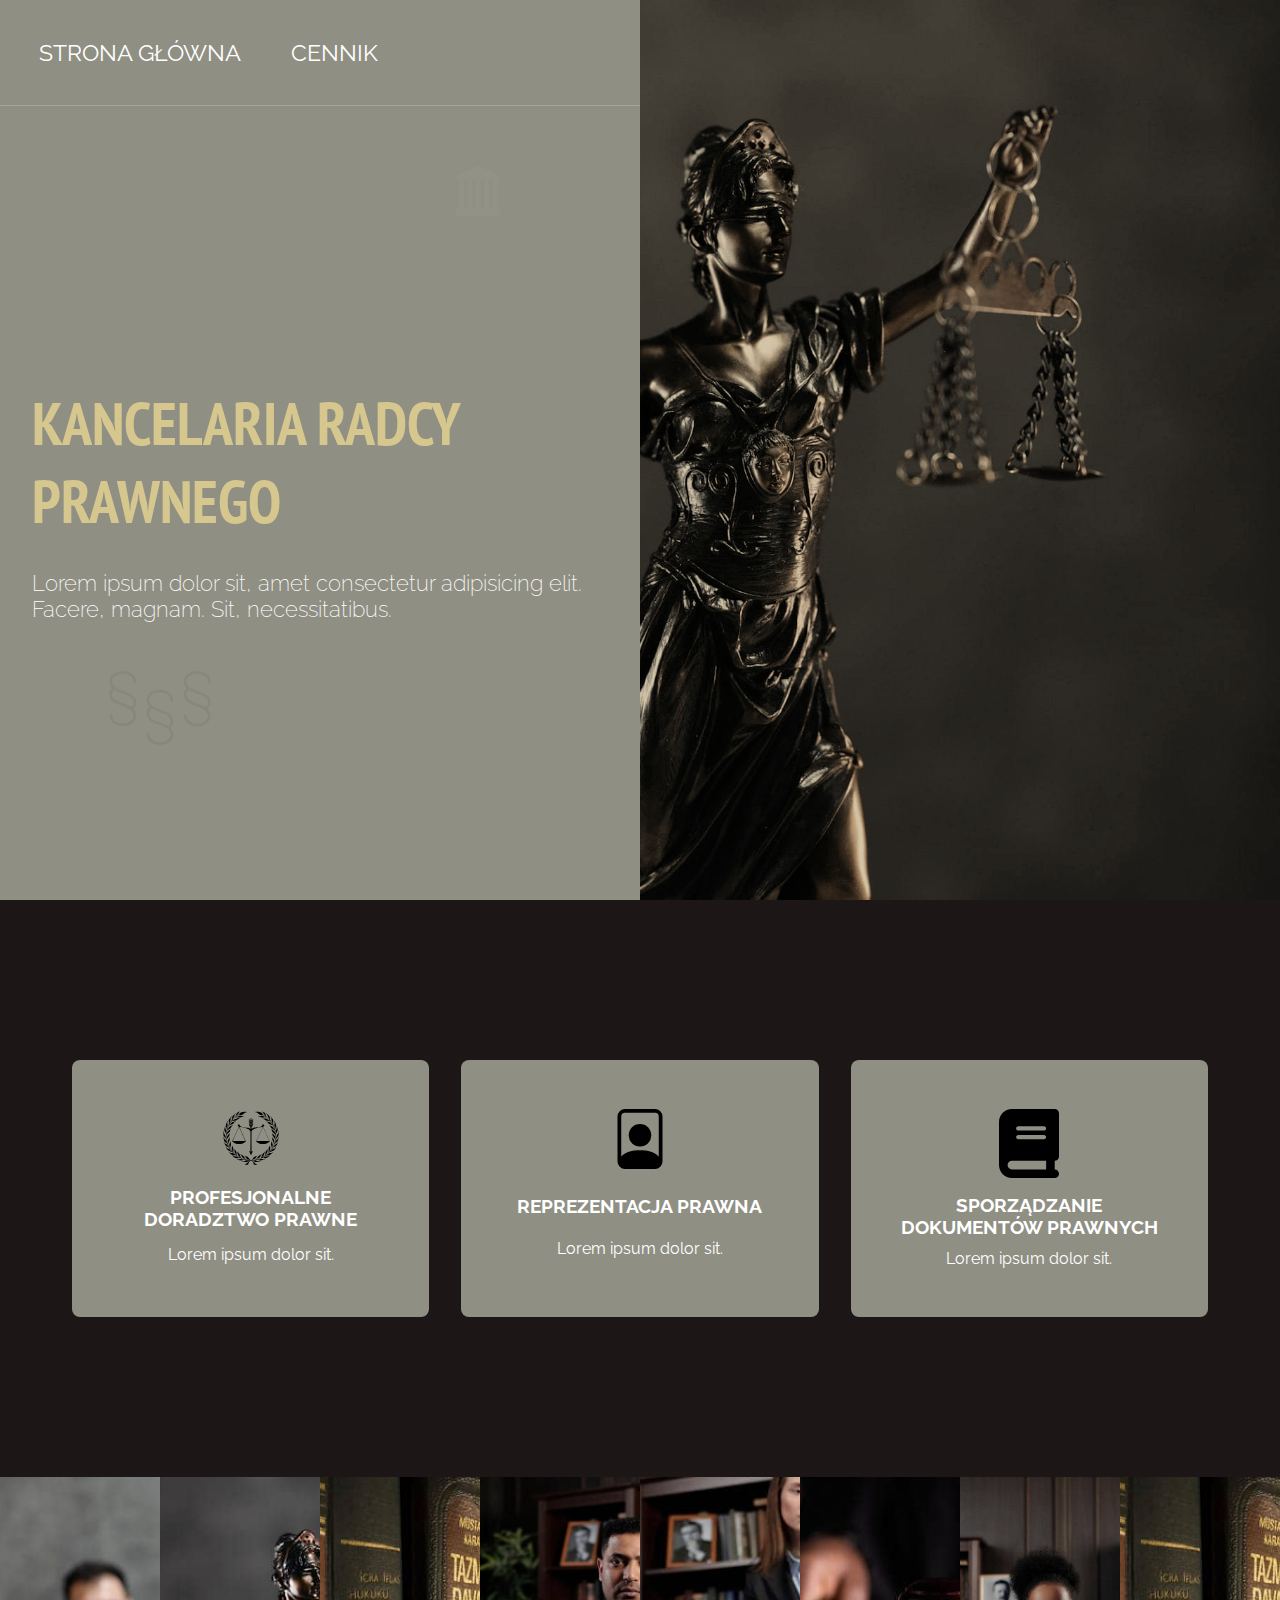
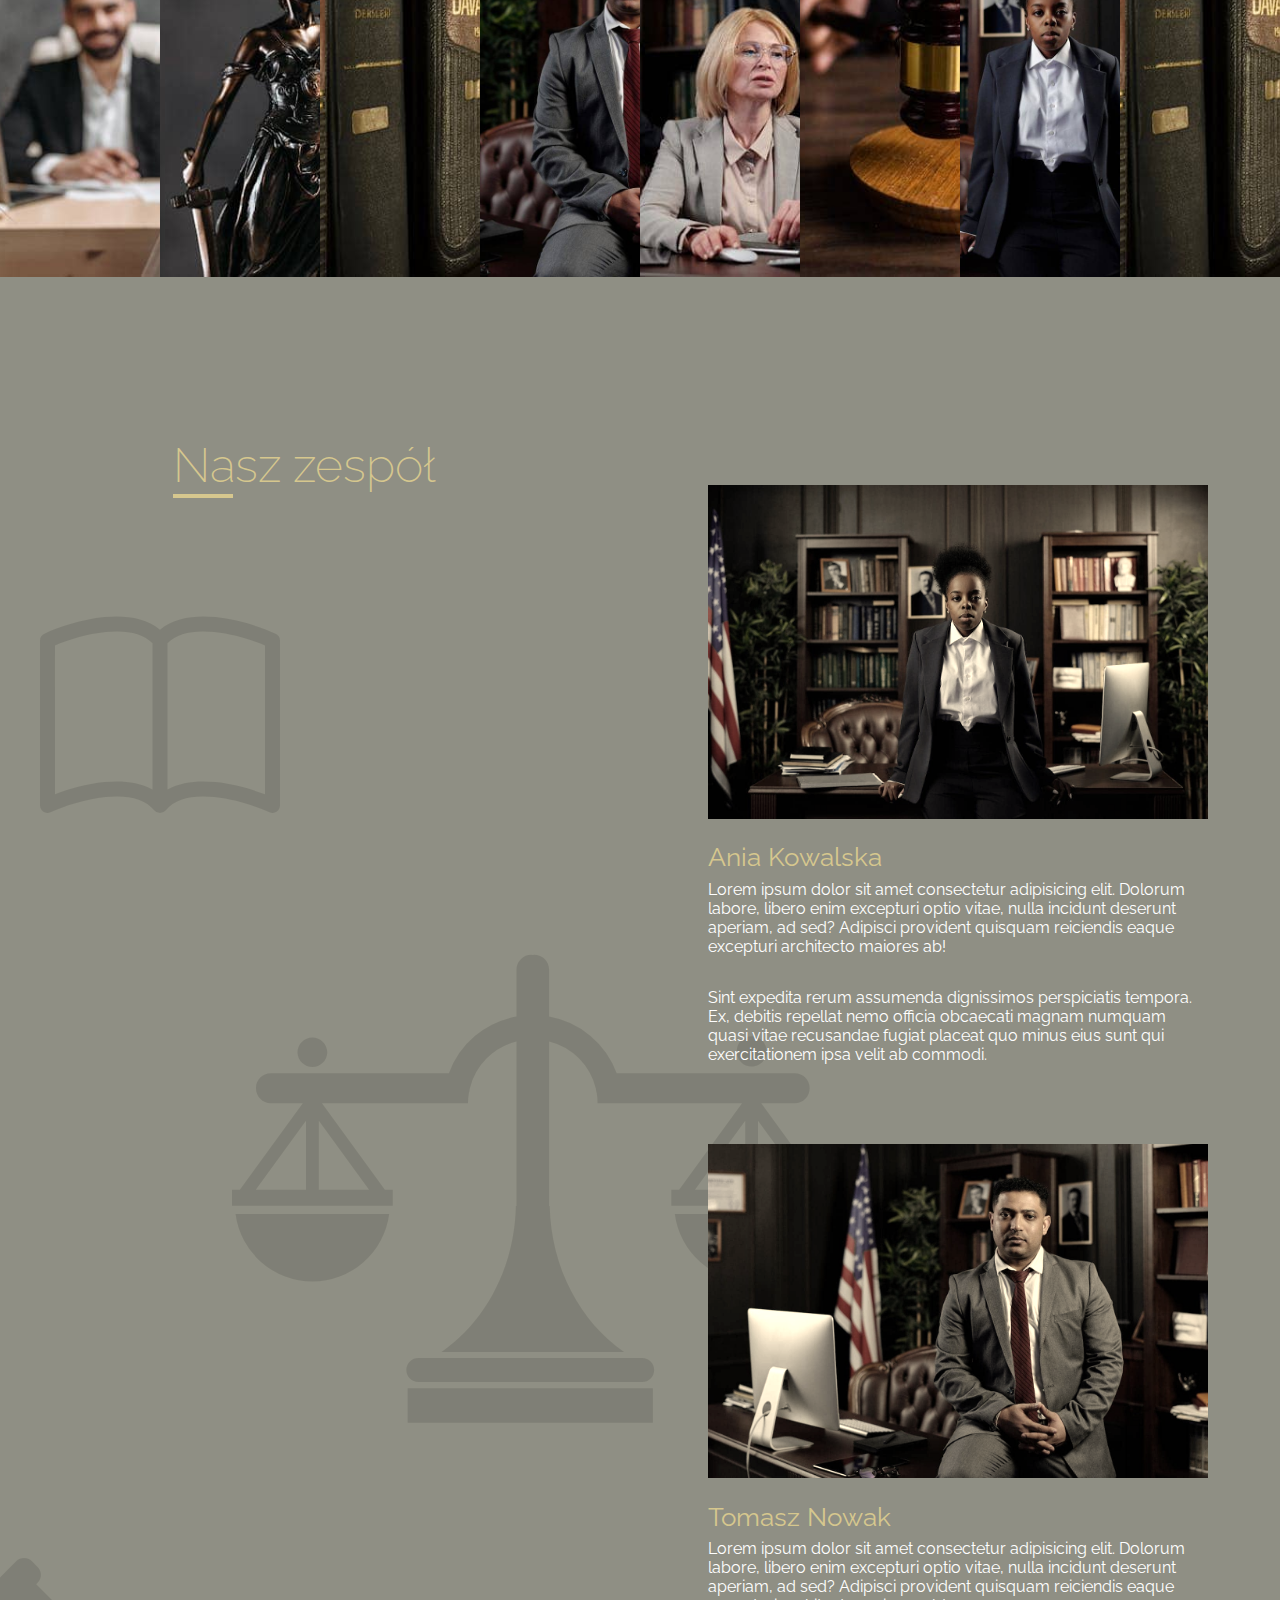
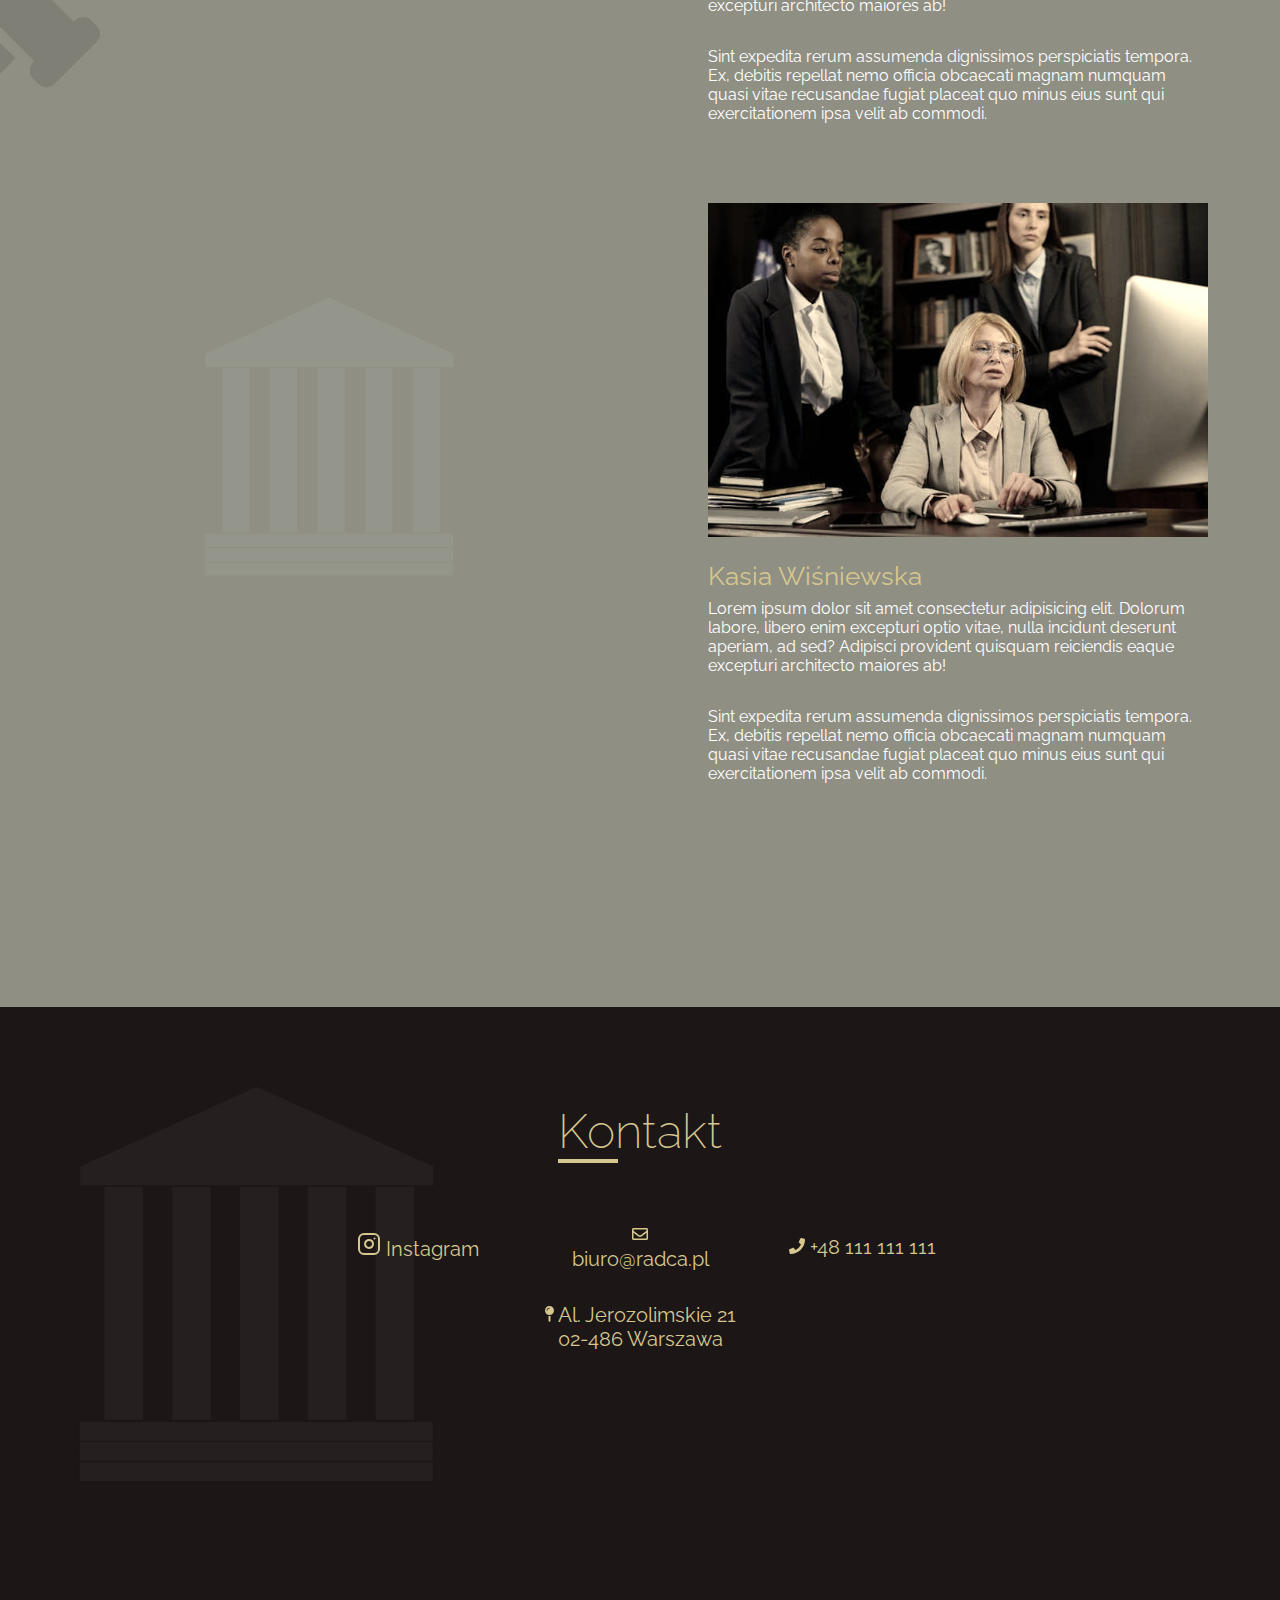
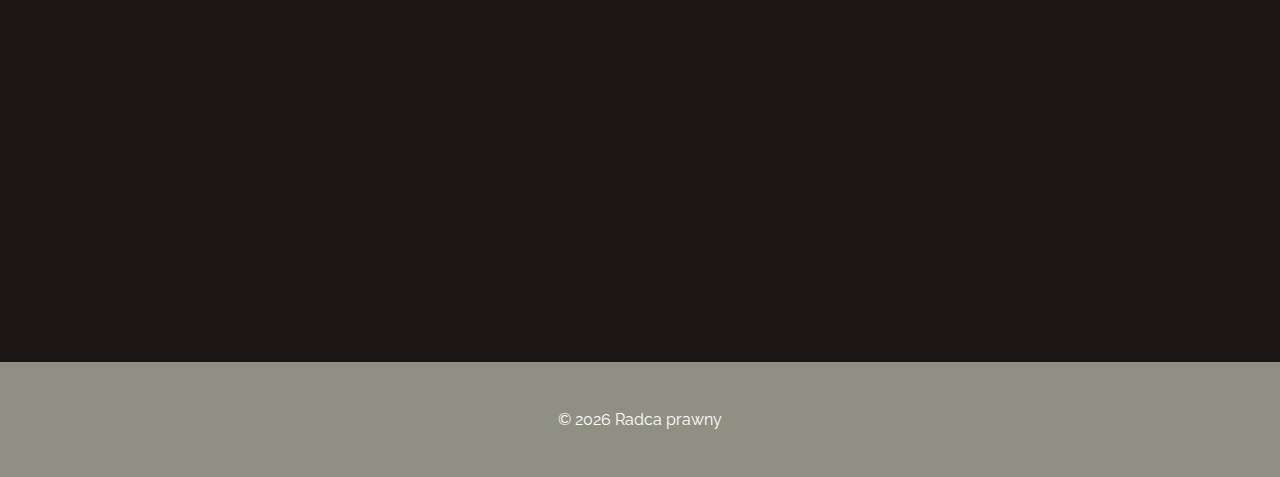
<file: index.html>
<!DOCTYPE html>
<html lang="en">
  <head>
    <meta charset="UTF-8" />
    <meta name="viewport" content="width=device-width, initial-scale=1.0" />
    <title>Radca Prawny</title>
    <link rel="preconnect" href="https://fonts.googleapis.com" />
    <link rel="preconnect" href="https://fonts.gstatic.com" crossorigin />
    <link
      href="https://fonts.googleapis.com/css2?family=PT+Sans+Narrow:wght@400;700&family=Raleway:wght@200;400;900&display=swap"
      rel="stylesheet" />
    <link rel="stylesheet" href="css/hamburger.css" />
    <link rel="stylesheet" href="css/main.css" />
  </head>

  <body>
    <header class="header">
      <button class="hamburger hamburger--spin" type="button">
        <span class="hamburger-box">
          <span class="hamburger-inner"></span>
        </span>
      </button>

      <nav class="nav nav-mobile">
        <a class="nav__link" href="#">Strona Główna</a>
        <a class="nav__link" href="cennik.html">Cennik</a>
        <!-- <a class="nav__link" href="https://www.facebook.com/" target="_blank">
              <img src="./img/icons/facebook.svg" alt="" /> Facebook</a
            > -->
        <!-- <a  class="nav__link" href="https://www.instagram.com/" target="_blank"
              ><img src="./img/icons/instagram.svg" alt="" /> Instagram
            </a> -->
            <a class="nav__link" href="mailto:biuro@radca.pl" target="_blank"
              ><img src="./img/icons/envelope-regular.svg" alt="" /> biuro@radca.pl
            </a>
        <a class="nav__link" href="tel:48111111111" target="_blank"
              ><img src="./img/icons/phone-solid.svg" alt="" /> +48 111 111
              111
            </a>
        
      </nav>
      <nav class="nav nav-desktop">
        <a class="nav__link" href="#">Strona Główna</a>
        <a class="nav__link" href="cennik.html">Cennik</a>
        
      </nav>

      <div class="header__text">
        <h1 class="company-name">KANCELARIA RADCY PRAWNEGO</h1>
        <p>
          Lorem ipsum dolor sit, amet consectetur adipisicing elit. Facere,
          magnam. Sit, necessitatibus.
        </p>
      </div>

      <div class="header__img">
        <div class="header__shadow"></div>
      </div>

     

      <img
        class="header__bg-icon-one"
        src="img/svg/arcticons--lawdroid-de.svg"
        alt="" />
      <img
        class="header__bg-icon-two"
        src="img/svg/courthouse-154150.svg"
        alt="" />
    </header>

    <main class="main">
      <section class="cards" id="cards">
        <div class="wrapper">
          <div class="cards__box">
            <div class="cards__card cards__card--one">
              <img src="img/svg/arrow-2029273.svg" alt="" />
              <h3>PROFESJONALNE DORADZTWO PRAWNE</h3>
              <p>Lorem ipsum dolor sit.</p>
            </div>
            <div class="cards__card cards__card--two">
              <img src="img/svg/bi--file-person.svg" alt="" />
              <h3>REPREZENTACJA PRAWNA</h3>
              <p>Lorem ipsum dolor sit.</p>
            </div>
            <div class="cards__card cards__card--three">
              <img src="img/svg/book-solid.svg" alt="" />
              <h3>SPORZĄDZANIE DOKUMENTÓW PRAWNYCH</h3>
              <p>Lorem ipsum dolor sit.</p>
            </div>
          </div>
        </div>
      </section>

      <section class="gallery">
        <img src="img/people1.jpg" alt="fryzura" />
        <img src="img/header2.jpg" alt="fryzura" />
        <img src="img/header3.jpg" alt="fryzura" />
        <img src="img/man.jpg" alt="fryzura" />
        <img src="img/people.jpg" alt="fryzura" />
        <img src="img/header.jpg" alt="fryzura" />
        <img src="img/woman.jpg" alt="fryzura" />
        <img src="img/header3.jpg" alt="fryzura" />
      </section>


        <section class="info wrapper" id="invest">
          <div class="info__title">
            <h2 class="section-title">Nasz zespół</h2>
          </div>

          <div class="info__boxes">
            <div class="info__box">
              <img
                src="img/woman.jpg"
                alt="fryzjerka Ania"
                class="info__box-img" />

              <h3 class="info__box-title">Ania Kowalska</h3>

              <p class="info__box-text">
                Lorem ipsum dolor sit amet consectetur adipisicing elit. Dolorum
                labore, libero enim excepturi optio vitae, nulla incidunt
                deserunt aperiam, ad sed? Adipisci provident quisquam reiciendis
                eaque excepturi architecto maiores ab!
              </p>
              <p class="info__box-text">
                Sint expedita rerum assumenda dignissimos perspiciatis tempora.
                Ex, debitis repellat nemo officia obcaecati magnam numquam quasi
                vitae recusandae fugiat placeat quo minus eius sunt qui
                exercitationem ipsa velit ab commodi.
              </p>

              
            </div>
            <div class="info__box">
              <img
                src="img/man.jpg"
                alt="Tomek fryzjer"
                class="info__box-img" />

              <h3 class="info__box-title">Tomasz Nowak</h3>

              <p class="info__box-text">
                Lorem ipsum dolor sit amet consectetur adipisicing elit. Dolorum
                labore, libero enim excepturi optio vitae, nulla incidunt
                deserunt aperiam, ad sed? Adipisci provident quisquam reiciendis
                eaque excepturi architecto maiores ab!
              </p>
              <p class="info__box-text">
                Sint expedita rerum assumenda dignissimos perspiciatis tempora.
                Ex, debitis repellat nemo officia obcaecati magnam numquam quasi
                vitae recusandae fugiat placeat quo minus eius sunt qui
                exercitationem ipsa velit ab commodi.
              </p>

              
            </div>
            <div class="info__box">
              <img
                src="img/people.jpg"
                alt="Kasia fryzjerka"
                class="info__box-img" />

              <h3 class="info__box-title">Kasia Wiśniewska</h3>

              <p class="info__box-text">
                Lorem ipsum dolor sit amet consectetur adipisicing elit. Dolorum
                labore, libero enim excepturi optio vitae, nulla incidunt
                deserunt aperiam, ad sed? Adipisci provident quisquam reiciendis
                eaque excepturi architecto maiores ab!
              </p>
              <p class="info__box-text">
                Sint expedita rerum assumenda dignissimos perspiciatis tempora.
                Ex, debitis repellat nemo officia obcaecati magnam numquam quasi
                vitae recusandae fugiat placeat quo minus eius sunt qui
                exercitationem ipsa velit ab commodi.
              </p>

             
            </div>
          </div>

          <img
            src="img/svg/bi--book.svg"
            alt=""
            class="info__bg-icon info__bg-icon--one" />
          <img
            src="img/svg/courthouse-154150.svg"
            alt=""
            class="info__bg-icon info__bg-icon--two" />
          <img
            src="img/svg/map--lawyer.svg"
            alt=""
            class="info__bg-icon info__bg-icon--three" />
          <img
            src="img/svg/gavel-solid.svg"
            alt=""
            class="info__bg-icon info__bg-icon--four" />
        </section>
      



      
      

      <section class="contact" id="contact">
        <img
        class="contact__bg-icon-one"
        src="img/svg/courthouse-154150.svg"
        alt="" />
        <div class="wrapper contact__wrapper">
          <h2 class="section-title">Kontakt</h2>

          <div class="contact__icons">
            <!-- <a href="https://www.facebook.com/" target="_blank">
              <img src="./img/icons/facebook.svg" alt="" /> Facebook</a
            > -->
            <a href="https://www.instagram.com/" target="_blank"
              ><img src="./img/icons/instagram.svg" alt="" /> Instagram
            </a>
            <a href="mailto:biuro@radca.pl" target="_blank"
              ><img src="./img/icons/envelope-regular.svg" alt="" /> biuro@radca.pl
            </a>
            <a href="tel:48111111111" target="_blank"
              ><img src="./img/icons/phone-solid.svg" alt="" /> +48 111 111
              111
            </a>
            <p target="_blank"
              ><img src="./img/icons/map-pin.svg" alt="" /> Al. Jerozolimskie 21</br> 
                02-486 Warszawa
          </p>
          </div>

          <iframe
            class="contact__map"
            src="https://www.google.com/maps/embed?pb=!1m14!1m12!1m3!1d7322.748451128044!2d21.013334458668396!3d52.23113851089367!2m3!1f0!2f0!3f0!3m2!1i1024!2i768!4f13.1!5e0!3m2!1spl!2spl!4v1704125136461!5m2!1spl!2spl"
            style="border: 0"
            allowfullscreen=""
            loading="lazy"
            referrerpolicy="no-referrer-when-downgrade"></iframe>
        </div>
      </section>
     
    </main>

    <footer class="footer">
      <p class="footer__bottom-text">
        &copy; <span class="footer__year"></span> Radca prawny
      </p>
    </footer>

    <script src="js/main.js"></script>
  </body>
</html>
</file>
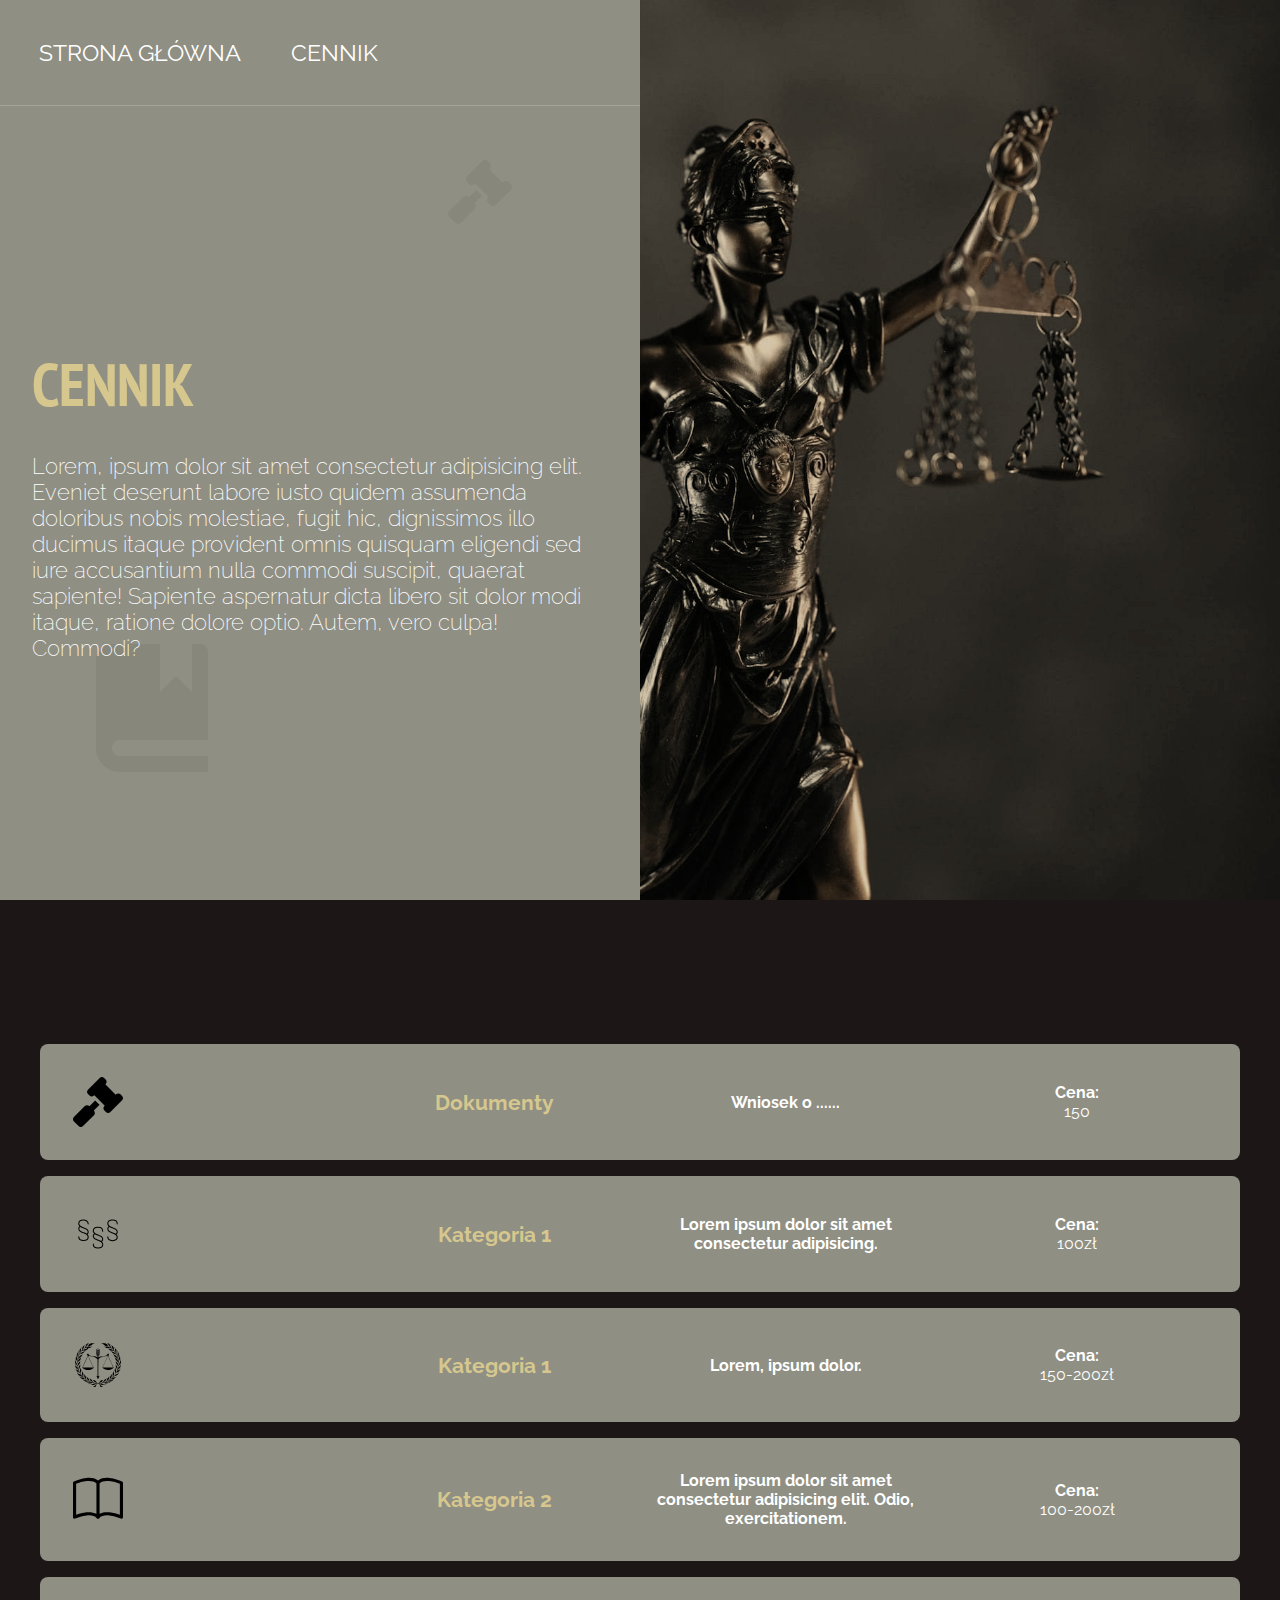
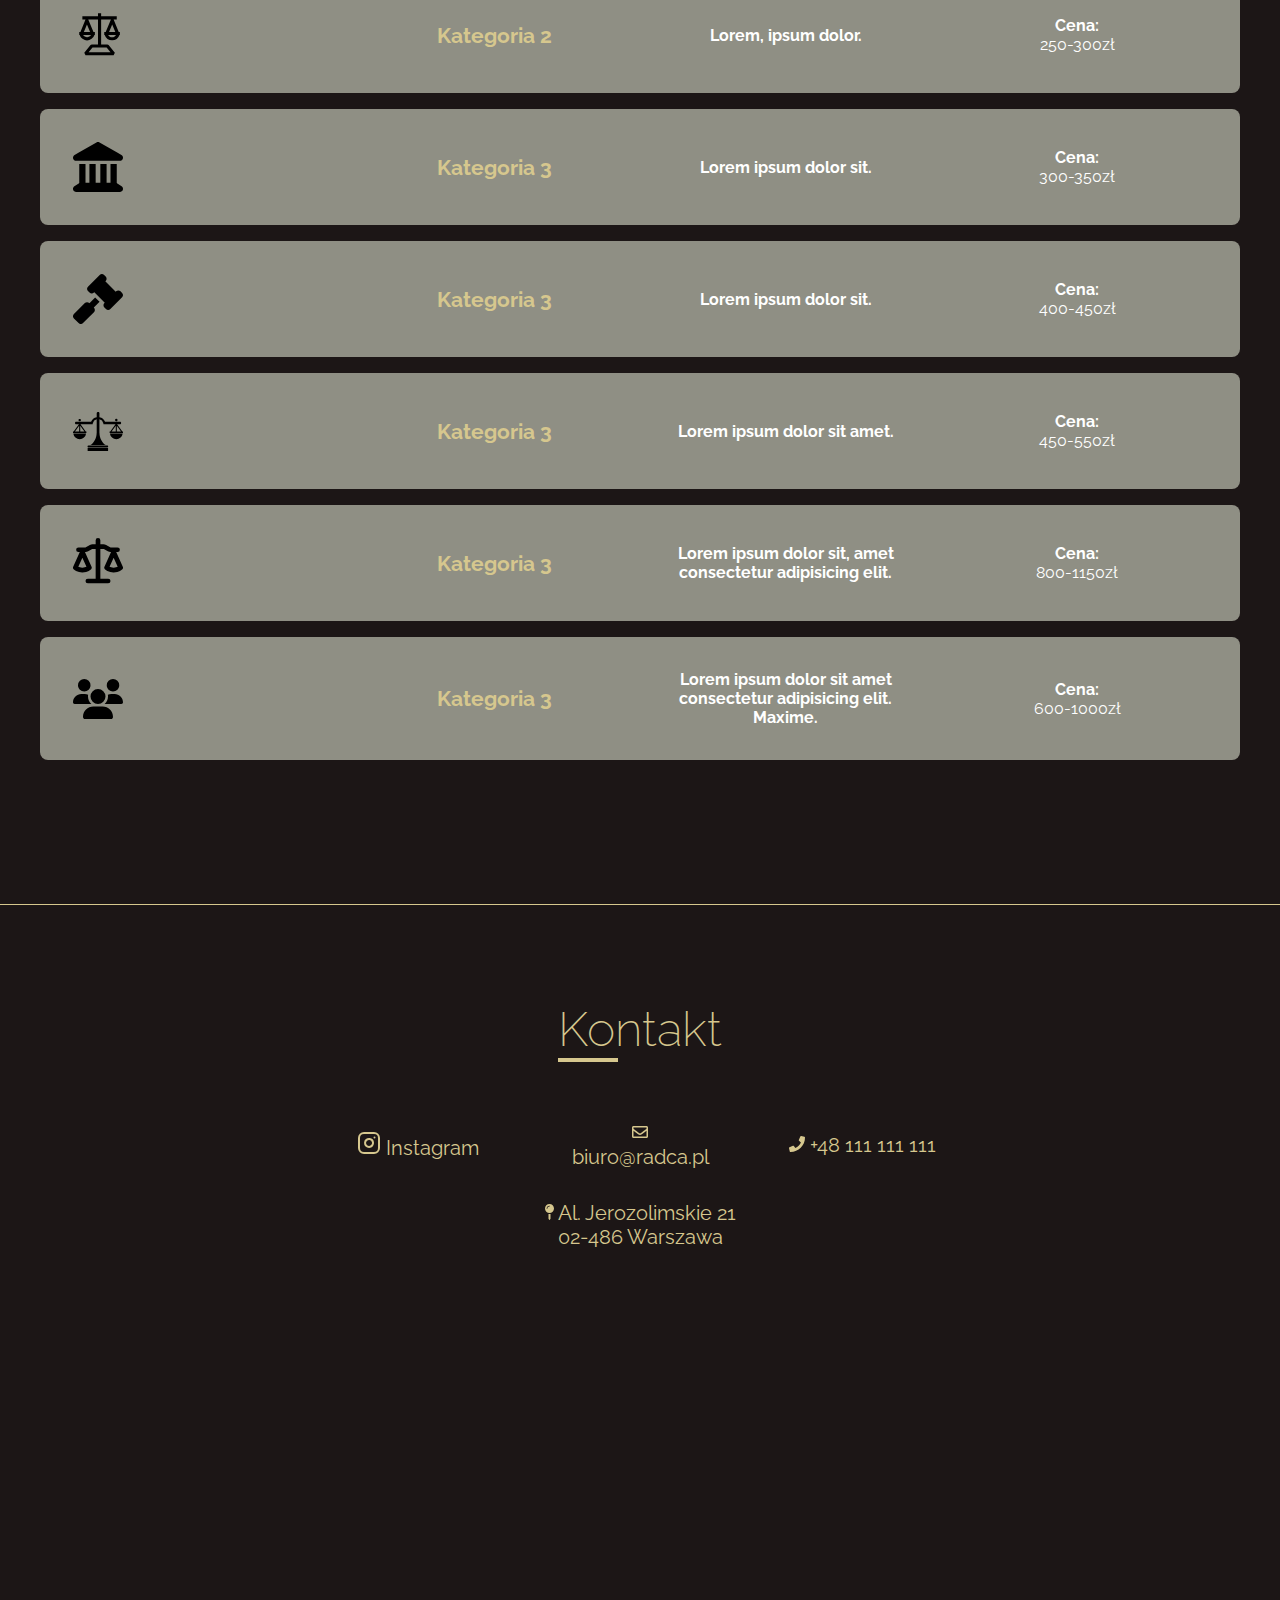
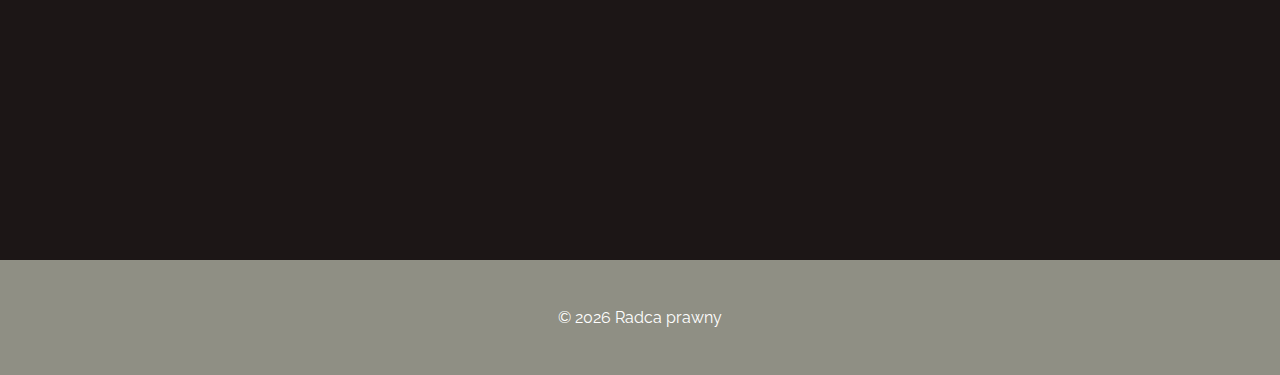
<file: cennik.html>
<!DOCTYPE html>
<html lang="en">
  <head>
    <meta charset="UTF-8" />
    <meta name="viewport" content="width=device-width, initial-scale=1.0" />
    <title>Radca prawny</title>
    <link rel="preconnect" href="https://fonts.googleapis.com" />
    <link rel="preconnect" href="https://fonts.gstatic.com" crossorigin />
    <link
      href="https://fonts.googleapis.com/css2?family=PT+Sans+Narrow:wght@400;700&family=Raleway:wght@200;400;900&display=swap"
      rel="stylesheet" />
    <link rel="stylesheet" href="css/hamburger.css" />
    <link rel="stylesheet" href="css/main.css" />
  </head>

  <body>
    <header class="header">
      <button class="hamburger hamburger--spin" type="button">
        <span class="hamburger-box">
          <span class="hamburger-inner"></span>
        </span>
      </button>

      <nav class="nav nav-mobile">
        <a class="nav__link" href="index.html">Strona Główna</a>
        <a class="nav__link" href="#">Cennik</a>
        <!-- <a class="nav__link" href="https://www.facebook.com/" target="_blank">
          <img src="./img/icons/facebook.svg" alt="" /> Facebook</a
        > -->
        <a class="nav__link" href="https://www.instagram.com/" target="_blank"
          ><img src="./img/icons/instagram.svg" alt="" /> Instagram
        </a>
        <a class="nav__link" href="mailto:biuro@radca.pl" target="_blank"
              ><img src="./img/icons/envelope-regular.svg" alt="" /> biuro@radca.pl
            </a>
        <a class="nav__link" href="tel:48111111111" target="_blank"
          ><img src="./img/icons/phone-solid.svg" alt="" /> +48 111 111 111
        </a>
        <!-- <a class="nav__link" href="#contact">contact</a> -->
      </nav>
      <nav class="nav nav-desktop">
        <a class="nav__link" href="index.html">Strona Główna</a>
        <a class="nav__link" href="#">Cennik</a>
        <!-- <a class="nav__link" href="#contact">contact</a> -->
      </nav>

      <div class="header__text">
        <h1 class="company-name">Cennik</h1>
        <p>
          Lorem, ipsum dolor sit amet consectetur adipisicing elit. Eveniet deserunt labore iusto quidem assumenda doloribus nobis molestiae, fugit hic, dignissimos illo ducimus itaque provident omnis quisquam eligendi sed iure accusantium nulla commodi suscipit, quaerat sapiente! Sapiente aspernatur dicta libero sit dolor modi itaque, ratione dolore optio. Autem, vero culpa! Commodi?
        </p>
      </div>

      <div class="header__img">
        <div class="header__shadow"></div>
      </div>

      <!-- <a href="#cards">
        <div class="header__arrow">
          <img
            class="header__arrow-icon"
            src="img/icons/arrow-down.svg"
            alt="" />
        </div>
      </a> -->

      <img
        class="header__bg-icon-two"
        src="img/svg/gavel-solid.svg"
        alt="" />
      <img
        class="header__bg-icon-one"
        src="img/svg/oi--book.svg"
        alt="" />
    </header>

    <main class="main">
      <section class="plans" id="plan">
        <div class="wrapper">
          <!-- <h2 class="section-title">Cennik</h2> -->

          <div class="plans__box">
            <img
              src="img/svg/gavel-solid.svg"
              alt=""
              class="plans__item plans__item-icon" />

            <div class="plans__item plans__item-name">
              <h3>Dokumenty</h3>
            </div>
            <div class="plans__item plans__item-money">
              <p><b>Wniosek o ...... </b></p>
              <!-- <p>$250.000</p> -->
            </div>
            <!-- <div class="plans__item plans__item-term">
              <p><b>Czas wykonania:</b></p>
              <p>ok. 2h</p>
            </div> -->
            <div class="plans__item plans__item-profit">
              <p><b>Cena:</b></p>
              <p>150</p>
            </div>
          </div>
          <div class="plans__box">
            <img
              src="img/svg/arcticons--lawdroid-de.svg"
              alt=""
              class="plans__item plans__item-icon" />

            <div class="plans__item plans__item-name">
              <h3>Kategoria 1</h3>
            </div>
            <div class="plans__item plans__item-money">
              <p><b>Lorem ipsum dolor sit amet consectetur adipisicing.</b></p>
              <!-- <p>$250.000</p> -->
            </div>
            <!-- <div class="plans__item plans__item-term">
              <p><b>Czas wykonania:</b></p>
              <p>ok. 1h</p>
            </div> -->
            <div class="plans__item plans__item-profit">
              <p><b>Cena:</b></p>
              <p>100zł</p>
            </div>
          </div>
          <div class="plans__box">
            <img
              src="img/svg/arrow-2029273.svg"
              alt=""
              class="plans__item plans__item-icon" />

            <div class="plans__item plans__item-name">
              <h3>Kategoria 1</h3>
            </div>
            <div class="plans__item plans__item-money">
              <p><b>Lorem, ipsum dolor.</b></p>
              <!-- <p>$250.000</p> -->
            </div>
            <!-- <div class="plans__item plans__item-term">
              <p><b>Czas wykonania:</b></p>
              <p>ok. 1.5h</p>
            </div> -->
            <div class="plans__item plans__item-profit">
              <p><b>Cena:</b></p>
              <p>150-200zł</p>
            </div>
          </div>

          <div class="plans__box">
            <img
              src="img/svg/bi--book.svg"
              alt=""
              class="plans__item plans__item-icon" />

            <div class="plans__item plans__item-name">
              <h3>Kategoria 2</h3>
            </div>
            <div class="plans__item plans__item-money">
              <p><b>Lorem ipsum dolor sit amet consectetur adipisicing elit. Odio, exercitationem.</b></p>
              <p></p>
            </div>
            <!-- <div class="plans__item plans__item-term">
              <p><b>Czas wykonania:</b></p>
              <p>ok. 1.5h</p>
            </div> -->
            <div class="plans__item plans__item-profit">
              <p><b>Cena:</b></p>
              <p>100-200zł</p>
            </div>
          </div>
          <div class="plans__box">
            <img
              src="img/svg/codicon--law.svg"
              alt=""
              class="plans__item plans__item-icon" />

            <div class="plans__item plans__item-name">
              <h3>Kategoria 2</h3>
            </div>
            <div class="plans__item plans__item-money">
              <p><b>Lorem, ipsum dolor.</b></p>
              <p></p>
            </div>
            <!-- <div class="plans__item plans__item-term">
              <p><b>Czas:</b></p>
              <p>ok. 1h</p>
            </div> -->
            <div class="plans__item plans__item-profit">
              <p><b>Cena:</b></p>
              <p>250-300zł</p>
            </div>
          </div>
          <div class="plans__box">
            <img
              src="img/svg/landmark-solid.svg"
              alt=""
              class="plans__item plans__item-icon" />

            <div class="plans__item plans__item-name">
              <h3>Kategoria 3</h3>
            </div>
            <div class="plans__item plans__item-money">
              <p><b>Lorem ipsum dolor sit.</b></p>
              <p></p>
            </div>
            <!-- <div class="plans__item plans__item-term">
              <p><b>Czas:</b></p>
              <p>ok. 1.5h</p>
            </div> -->
            <div class="plans__item plans__item-profit">
              <p><b>Cena:</b></p>
              <p>300-350zł</p>
            </div>
          </div>
          <div class="plans__box">
            <img
              src="img/svg/gavel-solid.svg"
              alt=""
              class="plans__item plans__item-icon" />

            <div class="plans__item plans__item-name">
              <h3>Kategoria 3</h3>
            </div>
            <div class="plans__item plans__item-money">
              <p><b>Lorem ipsum dolor sit.</b></p>
              <p></p>
            </div>
            <!-- <div class="plans__item plans__item-term">
              <p><b>Czas:</b></p>
              <p>ok. 3.5h</p>
            </div> -->
            <div class="plans__item plans__item-profit">
              <p><b>Cena:</b></p>
              <p>400-450zł</p>
            </div>
          </div>
          <div class="plans__box">
            <img
              src="img/svg/map--lawyer.svg"
              alt=""
              class="plans__item plans__item-icon" />

            <div class="plans__item plans__item-name">
              <h3>Kategoria 3</h3>
            </div>
            <div class="plans__item plans__item-money">
              <p><b>Lorem ipsum dolor sit amet.</b></p>
              <p></p>
            </div>
            <!-- <div class="plans__item plans__item-term">
              <p><b>Czas:</b></p>
              <p>ok. 3.5h</p>
            </div> -->
            <div class="plans__item plans__item-profit">
              <p><b>Cena:</b></p>
              <p>450-550zł</p>
            </div>
          </div>
          <div class="plans__box">
            <img
              src="img/svg/octicon--law-16.svg"
              alt=""
              class="plans__item plans__item-icon" />

            <div class="plans__item plans__item-name">
              <h3>Kategoria 3</h3>
            </div>
            <div class="plans__item plans__item-money">
              <p><b>Lorem ipsum dolor sit, amet consectetur adipisicing elit.</b></p>
              <p></p>
            </div>
            <!-- <div class="plans__item plans__item-term">
              <p><b>Czas:</b></p>
              <p>ok. 4.5h</p>
            </div> -->
            <div class="plans__item plans__item-profit">
              <p><b>Cena:</b></p>
              <p>800-1150zł</p>
            </div>
          </div>
          <div class="plans__box">
            <img
              src="img/svg/users-solid.svg"
              alt=""
              class="plans__item plans__item-icon" />

            <div class="plans__item plans__item-name">
              <h3>Kategoria 3</h3>
            </div>
            <div class="plans__item plans__item-money">
              <p><b>Lorem ipsum dolor sit amet consectetur adipisicing elit. Maxime.</b></p>
              <p></p>
            </div>
            <!-- <div class="plans__item plans__item-term">
              <p><b>Czas:</b></p>
              <p>ok. 4h</p>
            </div> -->
            <div class="plans__item plans__item-profit">
              <p><b>Cena:</b></p>
              <p>600-1000zł</p>
            </div>
          </div>
        </div>
      </section>

     <section class="contact" id="contact">
        <div class="wrapper contact__wrapper">
          <h2 class="section-title">Kontakt</h2>

          <div class="contact__icons">
            <!-- <a href="https://www.facebook.com/" target="_blank">
              <img src="./img/icons/facebook.svg" alt="" /> Facebook</a
            > -->
            <a href="https://www.instagram.com/" target="_blank"
              ><img src="./img/icons/instagram.svg" alt="" /> Instagram
            </a>
            <a href="mailto:biuro@radca.pl" target="_blank"
              ><img src="./img/icons/envelope-regular.svg" alt="" /> biuro@radca.pl
            </a>
            <a href="tel:48111111111" target="_blank"
              ><img src="./img/icons/phone-solid.svg" alt="" /> +48 111 111
              111
            </a>
            <p target="_blank"
              ><img src="./img/icons/map-pin.svg" alt="" /> Al. Jerozolimskie 21</br> 
                02-486 Warszawa
          </p>
          </div>

          <iframe
            class="contact__map"
            src="https://www.google.com/maps/embed?pb=!1m14!1m12!1m3!1d7322.748451128044!2d21.013334458668396!3d52.23113851089367!2m3!1f0!2f0!3f0!3m2!1i1024!2i768!4f13.1!5e0!3m2!1spl!2spl!4v1704125136461!5m2!1spl!2spl"
            style="border: 0"
            allowfullscreen=""
            loading="lazy"
            referrerpolicy="no-referrer-when-downgrade"></iframe>
        </div>
      </section>
    </main>

    <footer class="footer">
      <p class="footer__bottom-text">
        &copy; <span class="footer__year"></span> Radca prawny
      </p>
    </footer>

    <script src="js/main.js"></script>
  </body>
</html>
</file>
<file: css/main.css>
@keyframes pulse {
  from {
    transform: scale(1);
    opacity: 0.5;
  }
  to {
    transform: scale(1.4);
    opacity: 0;
  }
}
@keyframes rotate-right {
  from {
    transform: rotate(0);
  }
  to {
    transform: rotate(360deg);
  }
}
@keyframes rotate-left {
  from {
    transform: rotate(0);
  }
  to {
    transform: rotate(-360deg);
  }
}
*,
*::before,
*::after {
  box-sizing: border-box;
  margin: 0;
  padding: 0;
}

html {
  font-size: 62.5%;
  scroll-behavior: smooth;
}

body {
  font-family: "Raleway", sans-serif;
  font-size: 1.6rem;
  color: #fff;
  background-color: #8f8f84;
}

h1.company-name {
  margin-bottom: 0.5em;
  font-size: 0.2rem;
  font-family: "PT Sans Narrow", sans-serif;
  color: #d6c78e;
  text-transform: uppercase;
}

.wrapper {
  margin: 0 auto;
  max-width: 1200px;
  width: 100%;
}

.section-title {
  position: relative;
  margin: 0 auto 2em;
  font-size: 3.2rem;
  color: #d6c78e;
  font-weight: 200;
  width: -moz-fit-content;
  width: fit-content;
}
.section-title::before {
  position: absolute;
  bottom: -0.1em;
  left: 0;
  width: 60px;
  height: 2px;
  background-color: #d6c78e;
  content: "";
}
.section-title span {
  font-weight: 900;
}

.header {
  display: grid;
  grid-template-columns: repeat(2, 1fr);
  grid-template-rows: repeat(2, 1fr);
  height: 100vh;
  position: relative;
  overflow: hidden;
}
.header__text {
  display: grid;
  justify-content: center;
  align-content: center;
  grid-row: 2/3;
  grid-column: 1/3;
  padding: 2em;
}
.header__text p {
  font-weight: 200;
}
.header__img {
  grid-row: 1/2;
  grid-column: 1/3;
  position: relative;
  width: 100%;
  height: 100%;
  background-image: url("../img/header2.jpg");
  background-size: cover;
  background-position: center;
  filter: sepia(0.6);
}
.header__shadow {
  position: absolute;
  width: 100%;
  height: 100%;
  background-color: rgba(0, 0, 0, 0.3);
}
.header__bg-icon-one, .header__bg-icon-two {
  position: absolute;
  opacity: 0.05;
  z-index: -5;
}
.header__bg-icon-one {
  bottom: 2em;
  right: -3em;
  width: 50%;
  animation: rotate-right 55s infinite linear;
}
.header__bg-icon-two {
  display: none;
}

.hamburger {
  position: fixed;
  top: 3em;
  left: 1em;
  transform: translateY(-50%);
  z-index: 500;
}
.hamburger-inner, .hamburger-inner::before, .hamburger-inner::after {
  background-color: #d6c78e;
  z-index: 500;
}

.nav-mobile {
  position: fixed;
  top: 0;
  left: 0;
  right: 0;
  bottom: 0;
  width: 100%;
  height: 100%;
  display: flex;
  justify-content: center;
  align-items: center;
  flex-direction: column;
  background-color: #8f8f84;
  transform: translateX(-102%);
  transition: transform 0.3s;
  z-index: 10;
}
.nav-mobile--active {
  transform: translateX(0);
}
.nav-desktop {
  display: none;
}
.nav__link {
  position: relative;
  display: inline-block;
  margin: 0.5em;
  padding: 0.5em;
  font-size: 2.3rem;
  color: #d6c78e;
  text-transform: uppercase;
  text-decoration: none;
  transition: color 0.3s;
}
.nav__link:hover {
  color: #d6c78e;
}

.cards {
  background-color: #1c1616;
  overflow: hidden;
}
.cards__box {
  display: grid;
  grid-template-columns: repeat(9, 1fr);
  gap: 2em;
  padding: 6em 2em;
}
.cards__card {
  position: relative;
  display: grid;
  justify-items: center;
  padding: 3em;
  text-align: center;
  border: 1px solid transparent;
  border-radius: 8px;
  background-color: #8f8f84;
  transition: background-color 0.3s, border 0.3s;
  z-index: 5;
}
.cards__card:hover {
  background-color: #1c1616;
  border: 1px solid #d6c78e;
  z-index: 1;
}
.cards__card::before {
  position: absolute;
  content: "";
  width: 100%;
  height: 100%;
  border: 1px solid #d6c78e;
  border-radius: 8px;
  opacity: 0;
}
.cards__card:hover::before {
  animation: pulse 1s;
}
.cards__card img {
  margin-bottom: 1em;
  width: 60px;
}
.cards__card h3 {
  margin-bottom: 0.6em;
  text-transform: uppercase;
}
.cards__card--one {
  grid-row: 1/2;
  grid-column: 1/-1;
}
.cards__card--two {
  grid-row: 2/3;
  grid-column: 1/-1;
}
.cards__card--three {
  grid-row: 3/4;
  grid-column: 1/-1;
}

.info {
  position: relative;
  display: grid;
  grid-template-areas: "title title title" "box box box" "box box box";
  padding: 6em 2em;
}
.info__title {
  grid-area: title;
}
.info__box {
  margin: 2em auto;
}
.info__boxes {
  grid-area: box;
}
.info__box-img {
  width: 100%;
  margin: 1em auto;
  -o-object-fit: cover;
     object-fit: cover;
  filter: sepia(0.5);
  transition: filter 0.6s;
}
.info__box-img:hover {
  filter: sepia(0.2);
}
.info__box-title {
  margin: 0.3em 0;
  font-size: 2.6rem;
  color: #d6c78e;
  font-weight: 400;
}
.info__box-text {
  margin-bottom: 2em;
}
.info__bg-icon {
  display: none;
}

.plans {
  padding: 6em 2em;
  background-color: #1c1616;
  border-bottom: 1px solid #d6c78e;
}
.plans__box {
  margin: 1em 0;
  padding: 2em 1em;
  text-align: center;
  border: 1px solid transparent;
  border-radius: 8px;
  background-color: #8f8f84;
  cursor: pointer;
}
.plans__box:hover {
  background-color: #1c1616;
  border: 1px solid #d6c78e;
}
.plans__item {
  margin: 1em 0;
}
.plans__item-icon {
  width: 50px;
}
.plans__item-name {
  margin-top: 0;
  margin-bottom: 1.5em;
  font-size: 1.8rem;
  color: #d6c78e;
}

.gallery {
  display: grid;
  grid-template-columns: 1fr 1fr;
}
.gallery img {
  height: 300px;
  width: 100%;
  -o-object-fit: cover;
     object-fit: cover;
  transition: transform 0.3s;
}
.gallery img:hover {
  transform: scale(1.1);
  z-index: 1;
}
.gallery img:nth-child(odd) {
  display: none;
}

.contact {
  background-color: #1c1616;
  padding: 6em 2em;
  position: relative;
}
.contact__bg-icon-one {
  position: absolute;
  opacity: 0.05;
  top: 2em;
  left: 1em;
  width: 40%;
  animation: rotate-right 55s infinite linear;
}
.contact__wrapper {
  display: flex;
  justify-content: center;
  align-items: center;
  flex-direction: column;
}
.contact__icons {
  display: flex;
  justify-content: center;
  align-items: center;
  flex-direction: column;
  margin-bottom: 3em;
}
.contact__icons a,
.contact__icons p {
  text-decoration: none;
  margin: 1rem auto;
  color: #d6c78e;
  font-size: 2rem;
  text-align: center;
  position: relative;
  padding: 0.3em;
}
.contact__icons a::before,
.contact__icons p::before {
  position: absolute;
  top: 0;
  left: 0;
  content: "";
  width: 100%;
  height: 100%;
  border: 1px solid #d6c78e;
  opacity: 0;
}
.contact__icons a:hover::before,
.contact__icons p:hover::before {
  animation: pulse 1s;
}
.contact__icons a:hover::after,
.contact__icons a:focus::after {
  width: 80%;
}
.contact__map {
  width: 80vw;
  height: 70vh;
}

.footer {
  padding: 3em 1em;
  border-top: 1px solid #1c1616;
  text-align: center;
}

@media (min-width: 576px) {
  .info {
    grid-template-areas: "title box " "title box " "title box ";
    padding: 10em 2em;
  }
  .info__box {
    display: grid;
    justify-content: end;
  }
  .info__title {
    padding: 0 1em;
  }
  .info__box-img, .info__box-text {
    max-width: 500px;
  }
  .info__bg-icon {
    position: absolute;
    display: block;
    opacity: 0.1;
    z-index: -5;
  }
  .info__bg-icon--one {
    top: 14%;
    width: 20%;
    animation: rotate-right 160s infinite linear;
  }
  .info__bg-icon--two {
    bottom: 10%;
    left: 10%;
    width: 30%;
    animation: rotate-left 140s infinite linear;
  }
  .info__bg-icon--three {
    top: 26%;
    left: 16%;
    width: 50%;
    animation: rotate-left 160s infinite linear;
  }
  .info__bg-icon--four {
    top: 55%;
    left: -10%;
    width: 15%;
    animation: rotate-right 140s infinite linear;
  }
  .gallery img {
    height: 400px;
  }
}
@media (min-width: 768px) {
  .cards__box {
    padding: 10em 2em;
  }
  .cards__card--one {
    grid-row: 1/2;
    grid-column: 1/4;
  }
  .cards__card--two {
    grid-row: 1/2;
    grid-column: 4/7;
  }
  .cards__card--three {
    grid-row: 1/2;
    grid-column: 7/10;
  }
  .plans {
    padding: 8em 2em;
  }
  .plans__box {
    display: grid;
    grid-template-columns: repeat(4, 1fr);
    align-items: center;
  }
  .plans__item {
    margin: 0 1em;
  }
  .plans__item-name {
    margin-top: 0;
    margin-bottom: 0;
  }
  .gallery {
    grid-template-columns: repeat(4, 1fr);
  }
  .gallery img:nth-child(odd) {
    display: block;
  }
  .contact h2 {
    margin: 0 auto 1em;
  }
  .contact__icons {
    flex-direction: row;
    flex-wrap: wrap;
  }
  .contact__icons a {
    gap: 10px;
    width: 50%;
  }
  .contact__map {
    width: 80vw;
    height: 50vh;
  }
}
@media (min-width: 768px) and (max-width: 992px) {
  .contact__icons a::after {
    left: 25%;
  }
  .contact__icons a:hover::after,
  .contact__icons a:focus::after {
    width: 50%;
  }
}
@media (min-width: 992px) {
  .section-title {
    font-size: 4.8rem;
  }
  .section-title::before {
    height: 4px;
  }
  h1.company-name {
    font-size: 6rem;
  }
  .header {
    grid-template-rows: auto repeat(2, 1fr);
  }
  .header__text {
    grid-row: 2/4;
    grid-column: 1/2;
  }
  .header__text p {
    font-size: 1.8rem;
  }
  .header__img {
    grid-row: 1/4;
    grid-column: 2/3;
    background-image: url("../img/headerBig2.jpg");
    background-position: right;
  }
  .header__arrow {
    display: block;
    position: absolute;
    bottom: 3em;
    left: 48%;
    padding: 2em;
    transform: translateX(-50%);
    border: 1px solid #fff;
    border-radius: 50%;
  }
  .header__arrow::before {
    position: absolute;
    top: 0;
    left: 0;
    content: "";
    width: 100%;
    height: 100%;
    border: 1px solid #fff;
    border-radius: 50%;
    animation: pulse 2s infinite;
  }
  .header__arrow-icon {
    width: 50px;
  }
  .header__bg-icon-one {
    left: 6em;
    bottom: 8em;
    width: 10%;
  }
  .header__bg-icon-two {
    display: block;
    top: 10em;
    left: 35%;
    width: 5%;
    animation: rotate-left 55s infinite linear;
  }
  .nav {
    grid-column: 1/2;
    grid-row: 1/2;
    padding: 1em;
  }
  .nav-desktop {
    display: block;
    border-bottom: 1px solid rgba(255, 255, 255, 0.2);
  }
  .nav__link {
    color: #fff;
  }
  .nav__link::before {
    position: absolute;
    top: 0;
    left: 0;
    content: "";
    width: 100%;
    height: 100%;
    border: 1px solid #d6c78e;
    opacity: 0;
  }
  .nav__link:hover::before {
    animation: pulse 1s;
  }
  .hamburger {
    display: none;
  }
  .contact__icons {
    flex-direction: row;
    flex-wrap: wrap;
  }
  .contact__icons a {
    gap: 10px;
    width: 25%;
  }
  .contact__icons p {
    width: 50%;
  }
}
@media (min-width: 992px) and (min-width: 1200px) {
  .header__text p {
    font-size: 2.2rem;
  }
  .gallery {
    grid-template-columns: repeat(8, 1fr);
  }
}/*# sourceMappingURL=main.css.map */
</file>
<file: css/hamburger.css>
/*!
 * Hamburgers
 * @description Tasty CSS-animated hamburgers
 * @author Jonathan Suh @jonsuh
 * @site https://jonsuh.com/hamburgers
 * @link https://github.com/jonsuh/hamburgers
 */
.hamburger {
  padding: 15px 15px;
  display: inline-block;
  cursor: pointer;
  transition-property: opacity, filter;
  transition-duration: 0.15s;
  transition-timing-function: linear;
  font: inherit;
  color: inherit;
  text-transform: none;
  background-color: transparent;
  border: 0;
  margin: 0;
  overflow: visible;
}

.hamburger:hover {
  opacity: 0.7;
}

.hamburger.is-active:hover {
  opacity: 0.7;
}

.hamburger.is-active .hamburger-inner,
.hamburger.is-active .hamburger-inner::before,
.hamburger.is-active .hamburger-inner::after {
  background-color: #000;
}

.hamburger-box {
  width: 40px;
  height: 24px;
  display: inline-block;
  position: relative;
}

.hamburger-inner {
  display: block;
  top: 50%;
  margin-top: -2px;
}

.hamburger-inner,
.hamburger-inner::before,
.hamburger-inner::after {
  width: 40px;
  height: 4px;
  background-color: #000;
  border-radius: 4px;
  position: absolute;
  transition-property: transform;
  transition-duration: 0.15s;
  transition-timing-function: ease;
}

.hamburger-inner::before,
.hamburger-inner::after {
  content: "";
  display: block;
}

.hamburger-inner::before {
  top: -10px;
}

.hamburger-inner::after {
  bottom: -10px;
}

.hamburger--spin .hamburger-inner {
  transition-duration: 0.22s;
  transition-timing-function: cubic-bezier(0.55, 0.055, 0.675, 0.19);
}

.hamburger--spin .hamburger-inner::before {
  transition: top 0.1s 0.25s ease-in, opacity 0.1s ease-in;
}

.hamburger--spin .hamburger-inner::after {
  transition: bottom 0.1s 0.25s ease-in, transform 0.22s cubic-bezier(0.55, 0.055, 0.675, 0.19);
}

.hamburger--spin.is-active .hamburger-inner {
  transform: rotate(225deg);
  transition-delay: 0.12s;
  transition-timing-function: cubic-bezier(0.215, 0.61, 0.355, 1);
}

.hamburger--spin.is-active .hamburger-inner::before {
  top: 0;
  opacity: 0;
  transition: top 0.1s ease-out, opacity 0.1s 0.12s ease-out;
}

.hamburger--spin.is-active .hamburger-inner::after {
  bottom: 0;
  transform: rotate(-90deg);
  transition: bottom 0.1s ease-out, transform 0.22s 0.12s cubic-bezier(0.215, 0.61, 0.355, 1);
}/*# sourceMappingURL=hamburger.css.map */
</file>
